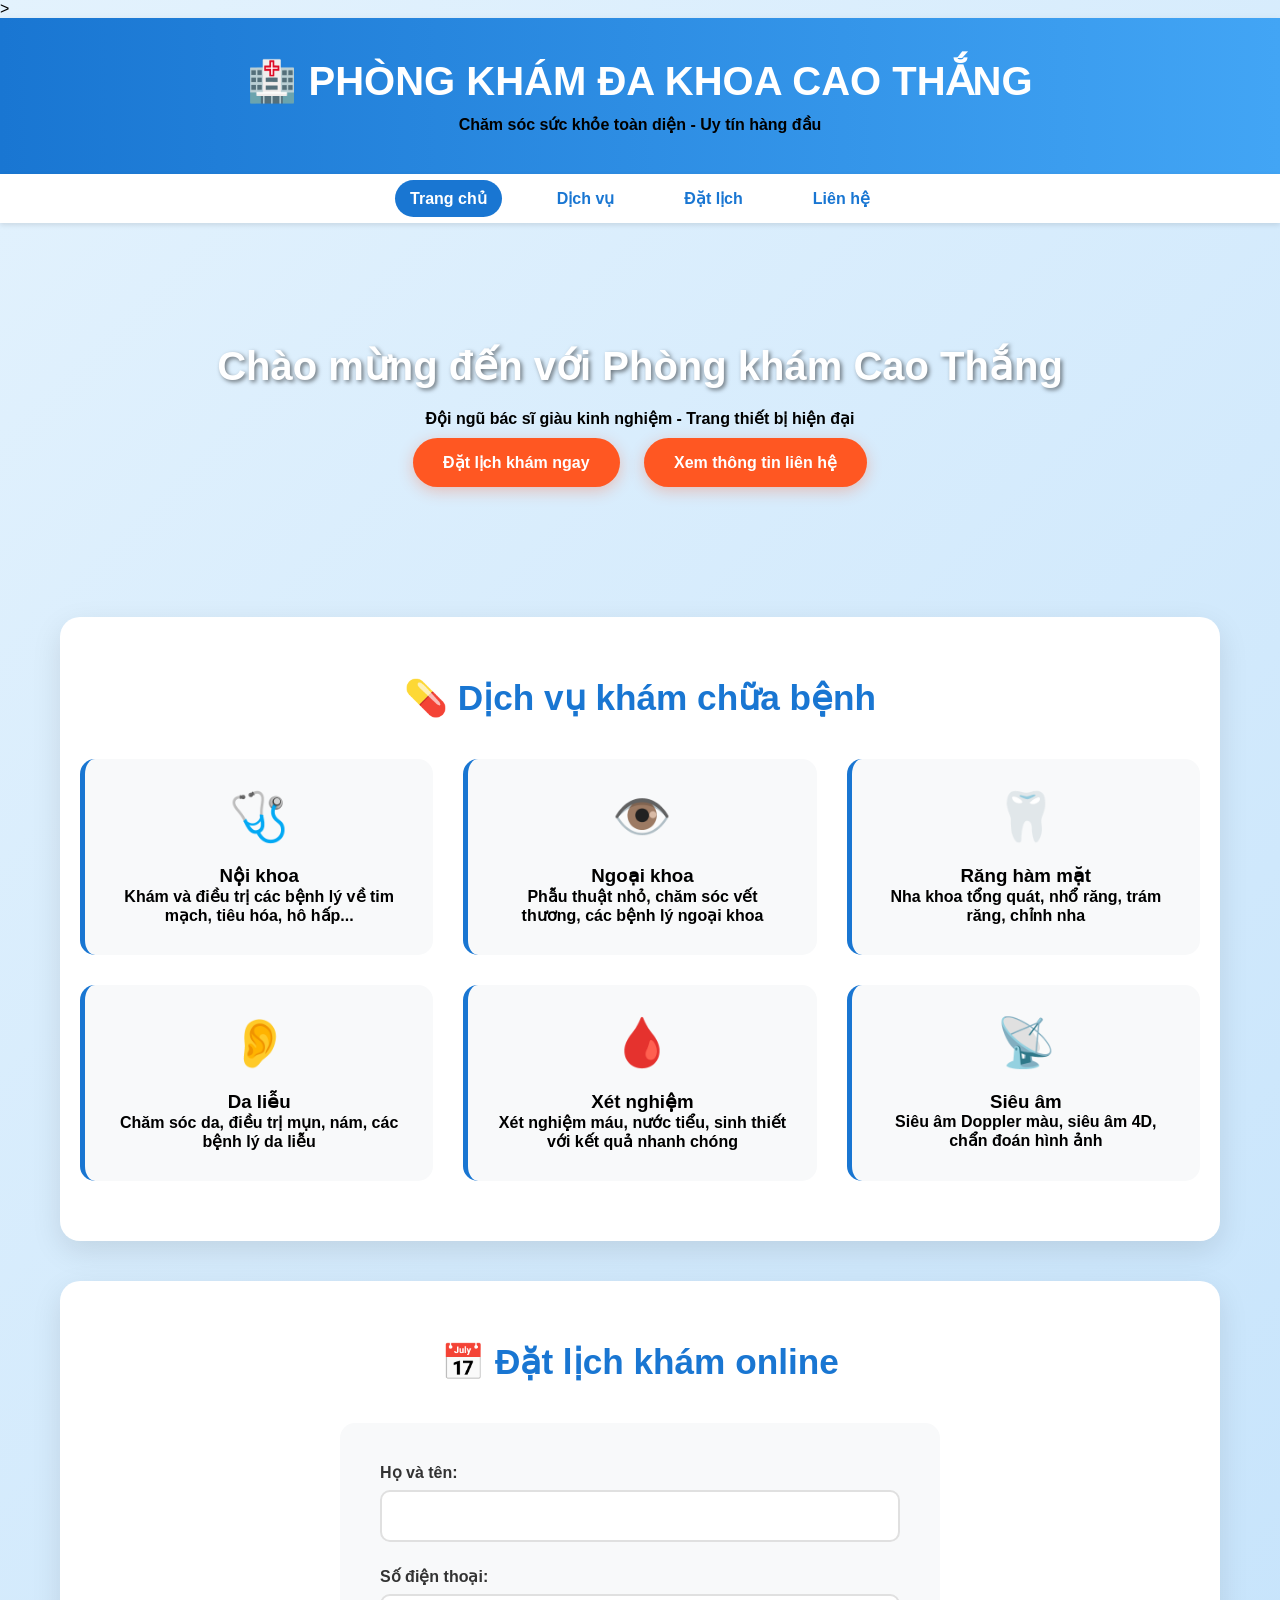
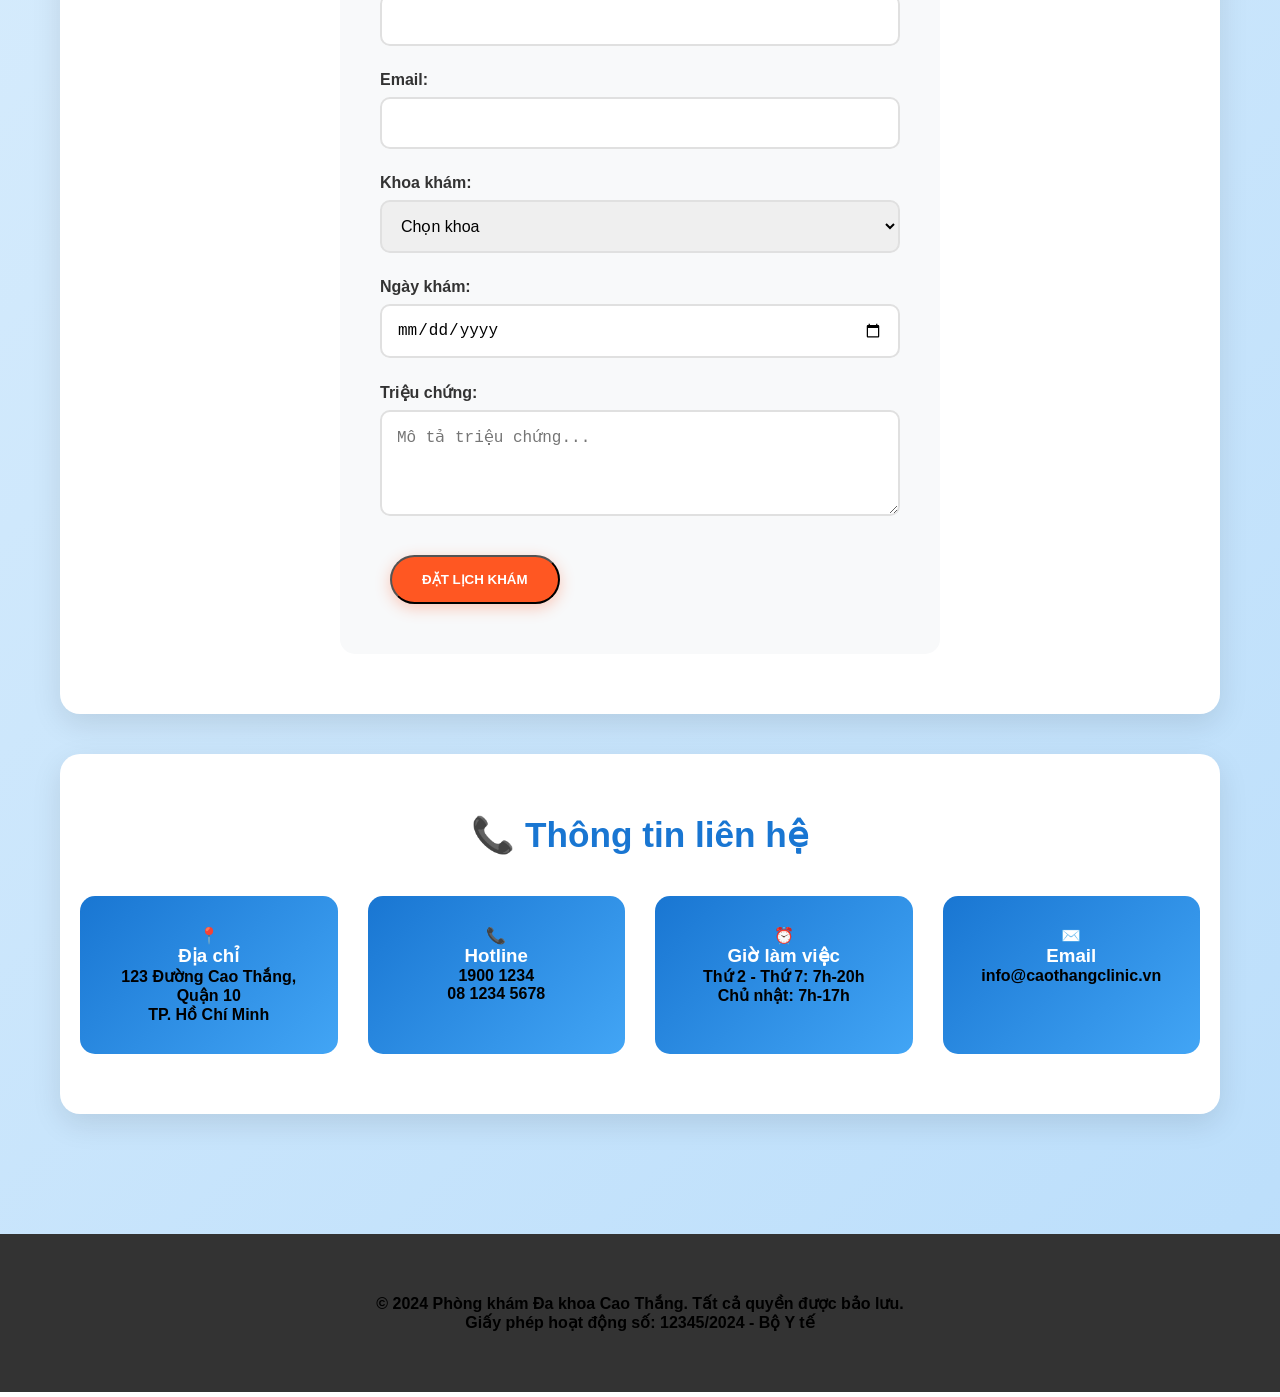
<file: index.html>
<!DOCTYPE html>
<html lang="vi">
<head>
    <meta charset="UTF-8">
    <meta name="viewport" content="width=device-width, initial-scale=1.0">
    <title>Phòng Khám Đa Khoa Cao Thắng</title>
    <link href="./style2.css" rel="stylesheet">>
</head>
<body>
    <header>
        <div class="container">
            <div class="logo">🏥 PHÒNG KHÁM ĐA KHOA CAO THẮNG</div>
            <p>Chăm sóc sức khỏe toàn diện - Uy tín hàng đầu</p>
        </div>
    </header>

    <nav>
        <ul>
            <li><a href="#trangchu" class="active">Trang chủ</a></li>
            <li><a href="#dichvu">Dịch vụ</a></li>
            <li><a href="#datlich">Đặt lịch</a></li>
            <li><a href="#lienhe">Liên hệ</a></li>
        </ul>
    </nav>

    <div class="container">
        <section id="trangchu" class="hero">
            <h2>Chào mừng đến với Phòng khám Cao Thắng</h2>
            <p>Đội ngũ bác sĩ giàu kinh nghiệm - Trang thiết bị hiện đại</p>
            <a href="#datlich" class="btn">Đặt lịch khám ngay</a>
            <a href="#lienhe" class="btn">Xem thông tin liên hệ</a>
        </section>

        <section id="dichvu" class="section">
            <h2>💊 Dịch vụ khám chữa bệnh</h2>
            <div class="services-grid">
                <div class="service-card">
                    <div class="service-icon">🩺</div>
                    <h3>Nội khoa</h3>
                    <p>Khám và điều trị các bệnh lý về tim mạch, tiêu hóa, hô hấp...</p>
                </div>
                <div class="service-card">
                    <div class="service-icon">👁️</div>
                    <h3>Ngoại khoa</h3>
                    <p>Phẫu thuật nhỏ, chăm sóc vết thương, các bệnh lý ngoại khoa</p>
                </div>
                <div class="service-card">
                    <div class="service-icon">🦷</div>
                    <h3>Răng hàm mặt</h3>
                    <p>Nha khoa tổng quát, nhổ răng, trám răng, chỉnh nha</p>
                </div>
                <div class="service-card">
                    <div class="service-icon">👂</div>
                    <h3>Da liễu</h3>
                    <p>Chăm sóc da, điều trị mụn, nám, các bệnh lý da liễu</p>
                </div>
                <div class="service-card">
                    <div class="service-icon">🩸</div>
                    <h3>Xét nghiệm</h3>
                    <p>Xét nghiệm máu, nước tiểu, sinh thiết với kết quả nhanh chóng</p>
                </div>
                <div class="service-card">
                    <div class="service-icon">📡</div>
                    <h3>Siêu âm</h3>
                    <p>Siêu âm Doppler màu, siêu âm 4D, chẩn đoán hình ảnh</p>
                </div>
            </div>
        </section>

        <section id="datlich" class="section">
            <h2>📅 Đặt lịch khám online</h2>
            <form id="bookingForm">
                <div class="form-group">
                    <label>Họ và tên:</label>
                    <input type="text" id="fullname" required>
                </div>
                <div class="form-group">
                    <label>Số điện thoại:</label>
                    <input type="tel" id="phone" required>
                </div>
                <div class="form-group">
                    <label>Email:</label>
                    <input type="email" id="email">
                </div>
                <div class="form-group">
                    <label>Khoa khám:</label>
                    <select id="department" required>
                        <option value="">Chọn khoa</option>
                        <option value="noikhoa">Nội khoa</option>
                        <option value="ngoaikhoa">Ngoại khoa</option>
                        <option value="rangham">Răng hàm mặt</option>
                        <option value="dalieu">Da liễu</option>
                    </select>
                </div>
                <div class="form-group">
                    <label>Ngày khám:</label>
                    <input type="date" id="date" required>
                </div>
                <div class="form-group">
                    <label>Triệu chứng:</label>
                    <textarea rows="4" id="symptoms" placeholder="Mô tả triệu chứng..."></textarea>
                </div>
                <button type="submit" class="btn">ĐẶT LỊCH KHÁM</button>
            </form>
        </section>

        <section id="lienhe" class="section">
            <h2>📞 Thông tin liên hệ</h2>
            <div class="info-grid">
                <div class="info-card">
                    <div>📍</div>
                    <h3>Địa chỉ</h3>
                    <p>123 Đường Cao Thắng, Quận 10<br>TP. Hồ Chí Minh</p>
                </div>
                <div class="info-card">
                    <div>📞</div>
                    <h3>Hotline</h3>
                    <p>1900 1234<br>08 1234 5678</p>
                </div>
                <div class="info-card">
                    <div>⏰</div>
                    <h3>Giờ làm việc</h3>
                    <p>Thứ 2 - Thứ 7: 7h-20h<br>Chủ nhật: 7h-17h</p>
                </div>
                <div class="info-card">
                    <div>✉️</div>
                    <h3>Email</h3>
                    <p>info@caothangclinic.vn</p>
                </div>
            </div>
        </section>
    </div>

    <footer>
        <div class="container">
            <p>&copy; 2024 Phòng khám Đa khoa Cao Thắng. Tất cả quyền được bảo lưu.</p>
            <p>Giấy phép hoạt động số: 12345/2024 - Bộ Y tế</p>
        </div>
    </footer>
</body>
</html>
</file>
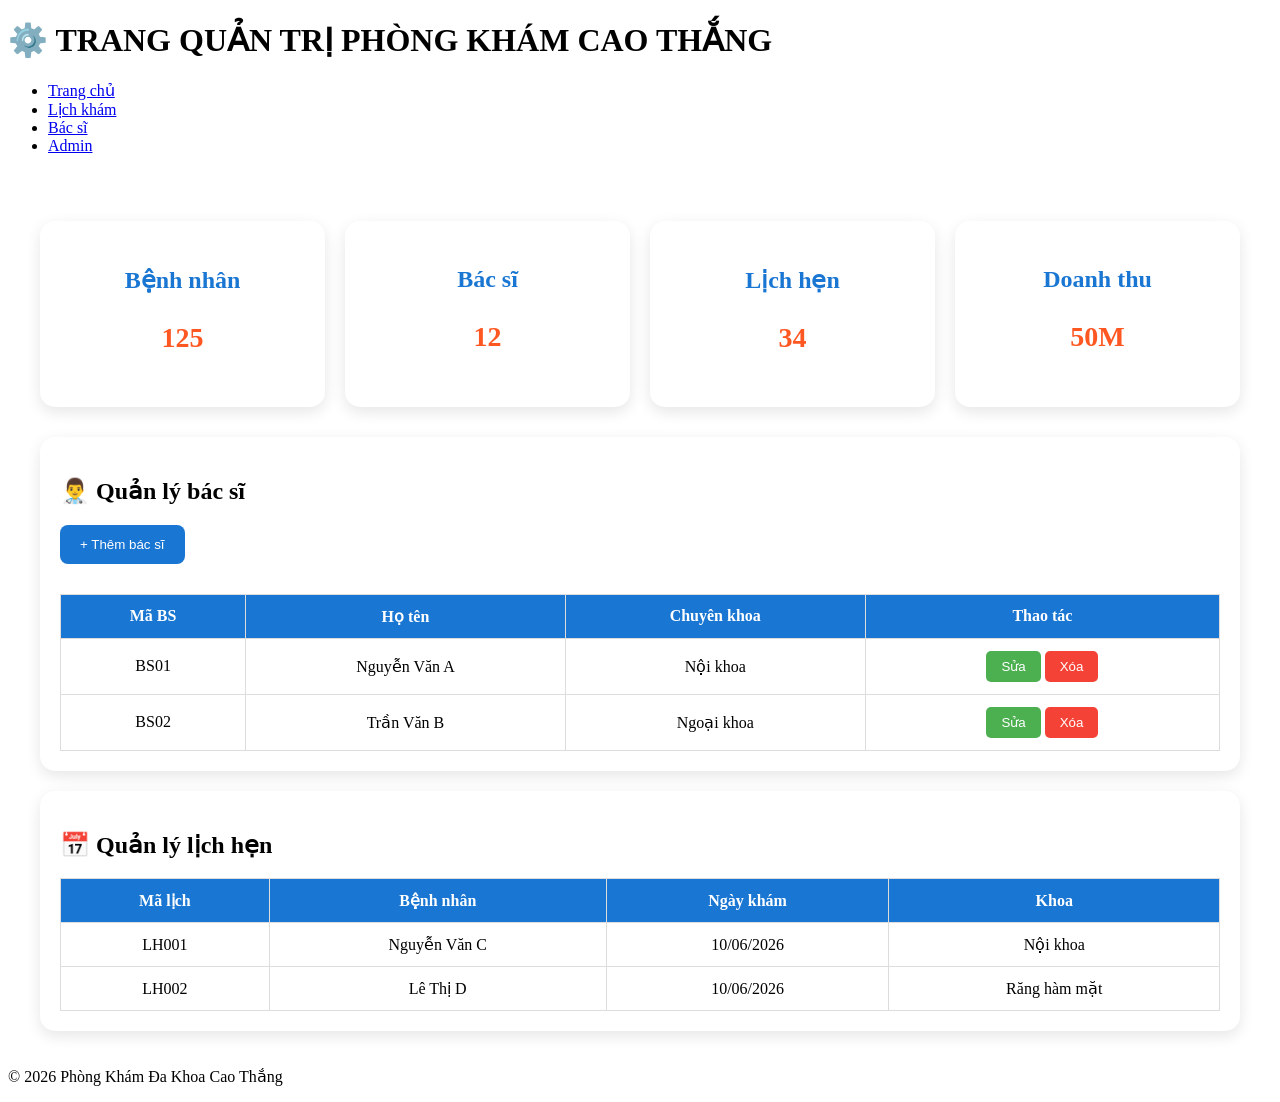
<file: admin.html>
<!DOCTYPE html>
<html lang="vi">
<head>
<meta charset="UTF-8">
<meta name="viewport" content="width=device-width, initial-scale=1.0">
<title>Admin - Phòng Khám Cao Thắng</title>
<link rel="stylesheet" href="./style3.css">
</head>
<body>
<header>
    <div class="container">
        <h1>⚙️ TRANG QUẢN TRỊ PHÒNG KHÁM CAO THẮNG</h1>
    </div>
</header>

<nav>
    <ul>
        <li><a href="index.html">Trang chủ</a></li>
        <li><a href="lich.html">Lịch khám</a></li>
        <li><a href="bacsi.html">Bác sĩ</a></li>
        <li><a href="admin.html" class="active">Admin</a></li>
    </ul>
</nav>

<div class="admin-container">

    <div class="dashboard">

        <div class="card">
            <h2>Bệnh nhân</h2>
            <p>125</p>
        </div>

        <div class="card">
            <h2>Bác sĩ</h2>
            <p>12</p>
        </div>

        <div class="card">
            <h2>Lịch hẹn</h2>
            <p>34</p>
        </div>

        <div class="card">
            <h2>Doanh thu</h2>
            <p>50M</p>
        </div>

    </div>

    <div class="admin-section">

        <h2>👨‍⚕️ Quản lý bác sĩ</h2>

        <button class="add-btn">+ Thêm bác sĩ</button>

        <table>
            <tr>
                <th>Mã BS</th>
                <th>Họ tên</th>
                <th>Chuyên khoa</th>
                <th>Thao tác</th>
            </tr>

            <tr>
                <td>BS01</td>
                <td>Nguyễn Văn A</td>
                <td>Nội khoa</td>
                <td>
                    <button class="btn edit">Sửa</button>
                    <button class="btn delete">Xóa</button>
                </td>
            </tr>

            <tr>
                <td>BS02</td>
                <td>Trần Văn B</td>
                <td>Ngoại khoa</td>
                <td>
                    <button class="btn edit">Sửa</button>
                    <button class="btn delete">Xóa</button>
                </td>
            </tr>
        </table>

    </div>

    <div class="admin-section">

        <h2>📅 Quản lý lịch hẹn</h2>

        <table>
            <tr>
                <th>Mã lịch</th>
                <th>Bệnh nhân</th>
                <th>Ngày khám</th>
                <th>Khoa</th>
            </tr>

            <tr>
                <td>LH001</td>
                <td>Nguyễn Văn C</td>
                <td>10/06/2026</td>
                <td>Nội khoa</td>
            </tr>

            <tr>
                <td>LH002</td>
                <td>Lê Thị D</td>
                <td>10/06/2026</td>
                <td>Răng hàm mặt</td>
            </tr>
        </table>

    </div>

</div>

<footer>
    <p>© 2026 Phòng Khám Đa Khoa Cao Thắng</p>
</footer>

</body>
</html>
</file>
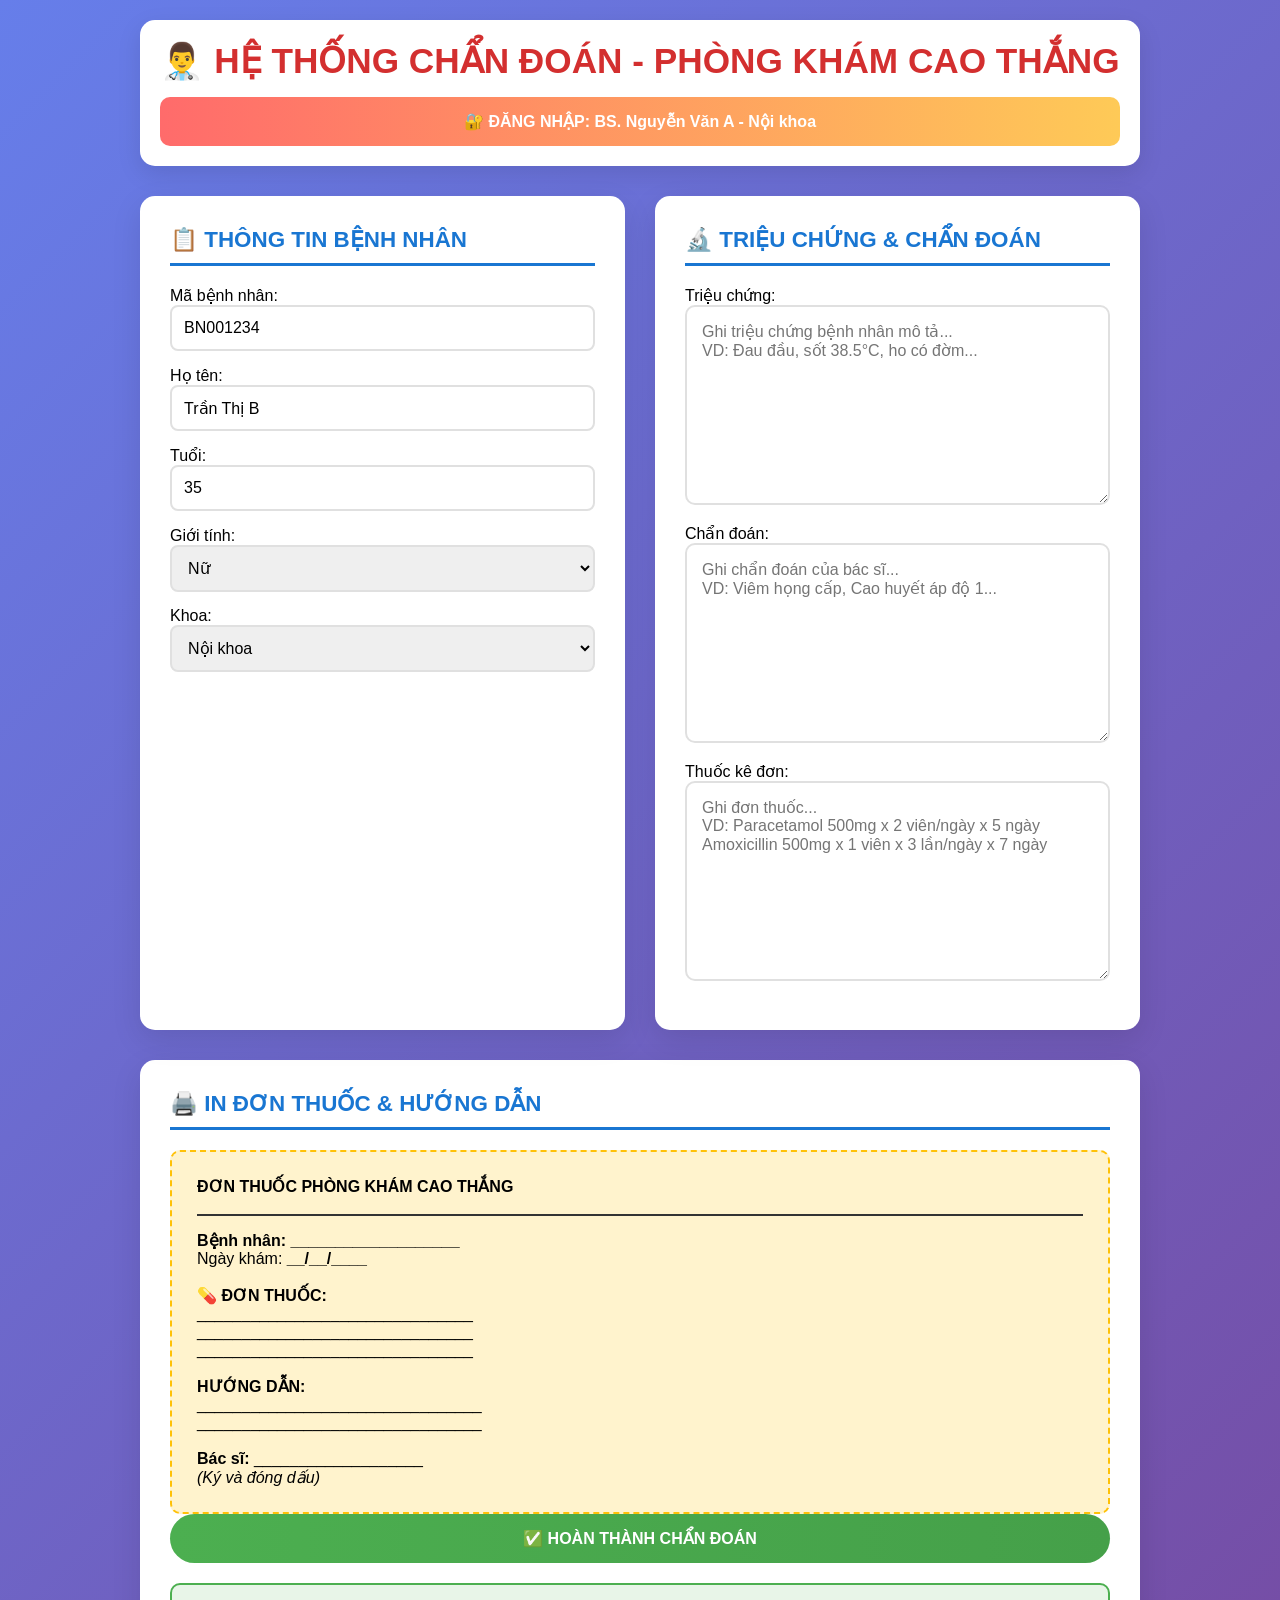
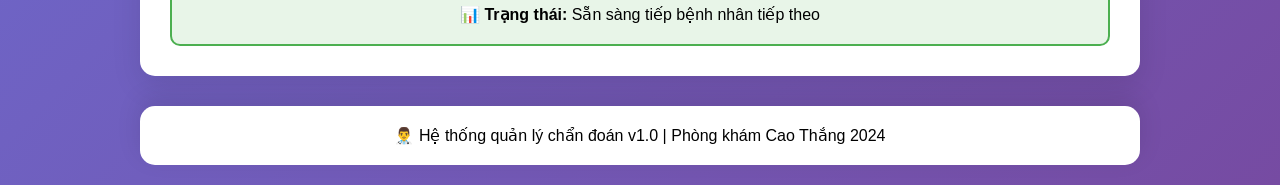
<file: bacsi.html>
<!DOCTYPE html>
<html lang="vi">
<head>
    <meta charset="UTF-8">
    <meta name="viewport" content="width=device-width, initial-scale=1.0">
    <title>Bác sĩ - Chẩn đoán | Cao Thắng Clinic</title>
    <link href="./style.css" rel="stylesheet">
</head>
<body>
    <div class="container">
        <header>
            <div class="logo">👨‍⚕️ HỆ THỐNG CHẨN ĐOÁN - PHÒNG KHÁM CAO THẮNG</div>
            <div class="doctor-info">
                <strong>🔐 ĐĂNG NHẬP: BS. Nguyễn Văn A - Nội khoa</strong>
            </div>
        </header>

        <div class="main-grid">
            <div class="card">
                <h3>📋 THÔNG TIN BỆNH NHÂN</h3>
                <label>Mã bệnh nhân:</label>
                <input type="text" value="BN001234" readonly>
                
                <label>Họ tên:</label>
                <input type="text" value="Trần Thị B">
                
                <label>Tuổi:</label>
                <input type="number" value="35">
                
                <label>Giới tính:</label>
                <select>
                    <option>Nữ</option>
                    <option>Nam</option>
                </select>
                
                <label>Khoa:</label>
                <select>
                    <option selected>Nội khoa</option>
                    <option>Ngoại khoa</option>
                    <option>Răng hàm mặt</option>
                </select>
            </div>
            <div class="card">
                <h3>🔬 TRIỆU CHỨNG & CHẨN ĐOÁN</h3>
                
                <label>Triệu chứng:</label>
                <textarea placeholder="Ghi triệu chứng bệnh nhân mô tả... 
VD: Đau đầu, sốt 38.5°C, ho có đờm..."></textarea>
                
                <label>Chẩn đoán:</label>
                <textarea placeholder="Ghi chẩn đoán của bác sĩ...
VD: Viêm họng cấp, Cao huyết áp độ 1..."></textarea>
                
                <label>Thuốc kê đơn:</label>
                <textarea placeholder="Ghi đơn thuốc...
VD: Paracetamol 500mg x 2 viên/ngày x 5 ngày
Amoxicillin 500mg x 1 viên x 3 lần/ngày x 7 ngày"></textarea>
            </div>
        </div>

        <!-- IN ĐƠN THUỐC -->
        <div class="card">
            <h3>🖨️ IN ĐƠN THUỐC & HƯỚNG DẪN</h3>
            <div class="print-area">
                <strong>ĐƠN THUỐC PHÒNG KHÁM CAO THẮNG</strong><br><br>
                <div style="border-top: 2px solid #333; padding-top: 15px;">
                    <strong>Bệnh nhân: ___________________</strong><br>
                    Ngày khám: <strong>__/__/____</strong><br><br>
                    💊 <strong>ĐƠN THUỐC:</strong><br>
                    _______________________________<br>
                    _______________________________<br>
                    _______________________________<br><br>
                    <strong>HƯỚNG DẪN:</strong><br>
                    ________________________________<br>
                    ________________________________<br><br>
                    <strong>Bác sĩ:</strong> ___________________<br>
                    <em>(Ký và đóng dấu)</em>
                </div>
            </div>
            <button class="btn">✅ HOÀN THÀNH CHẨN ĐOÁN</button>
            <div class="status">
                <strong>📊 Trạng thái:</strong> Sẵn sàng tiếp bệnh nhân tiếp theo
            </div>
        </div>

        <footer>
            <p>👨‍⚕️ Hệ thống quản lý chẩn đoán v1.0 | Phòng khám Cao Thắng 2024</p>
        </footer>
    </div>
</body>
</html>
</file>
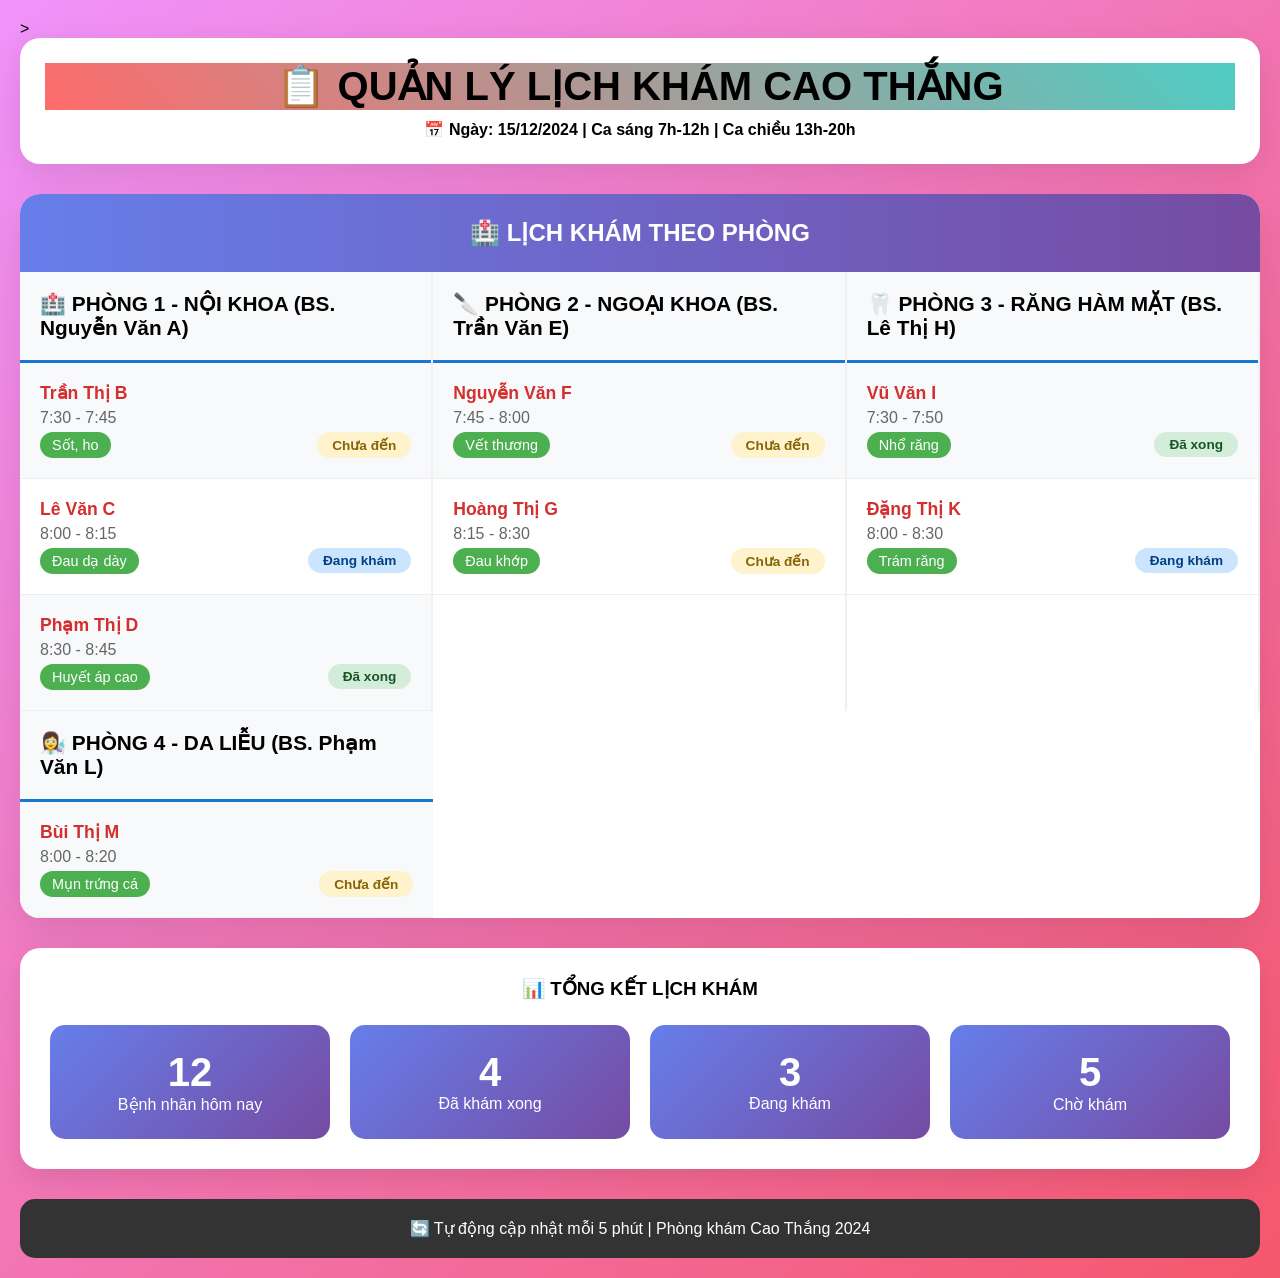
<file: lich.html>
<!DOCTYPE html>
<html lang="vi">
<head>
    <meta charset="UTF-8">
    <meta name="viewport" content="width=device-width, initial-scale=1.0">
    <title>Quản lý lịch khám | Cao Thắng Clinic</title>
    <link href="./style1.css" rel="stylesheet">>
</head>
<body>
    <div class="container">
        <header>
            <div class="logo">📋 QUẢN LÝ LỊCH KHÁM CAO THẮNG</div>
            <p><strong>📅 Ngày: 15/12/2024 | Ca sáng 7h-12h | Ca chiều 13h-20h</strong></p>
        </header>

        <div class="schedule-container">
            <div class="schedule-header">
                <h2>🏥 LỊCH KHÁM THEO PHÒNG</h2>
            </div>
            
            <div class="schedule-grid">
                <!-- PHÒNG 1 - NỘI KHOA -->
                <div class="room">
                    <div class="room-header">🏥 PHÒNG 1 - NỘI KHOA (BS. Nguyễn Văn A)</div>
                    <div class="patient-slot">
                        <div class="patient-info">Trần Thị B</div>
                        <div class="patient-time">7:30 - 7:45</div>
                        <div class="patient-dept">Sốt, ho</div>
                        <span class="status chua-den">Chưa đến</span>
                    </div>
                    <div class="patient-slot">
                        <div class="patient-info">Lê Văn C</div>
                        <div class="patient-time">8:00 - 8:15</div>
                        <div class="patient-dept">Đau dạ dày</div>
                        <span class="status dang-kham">Đang khám</span>
                    </div>
                    <div class="patient-slot">
                        <div class="patient-info">Phạm Thị D</div>
                        <div class="patient-time">8:30 - 8:45</div>
                        <div class="patient-dept">Huyết áp cao</div>
                        <span class="status xong">Đã xong</span>
                    </div>
                </div>

                <!-- PHÒNG 2 - NGOẠI KHOA -->
                <div class="room">
                    <div class="room-header">🔪 PHÒNG 2 - NGOẠI KHOA (BS. Trần Văn E)</div>
                    <div class="patient-slot">
                        <div class="patient-info">Nguyễn Văn F</div>
                        <div class="patient-time">7:45 - 8:00</div>
                        <div class="patient-dept">Vết thương</div>
                        <span class="status chua-den">Chưa đến</span>
                    </div>
                    <div class="patient-slot">
                        <div class="patient-info">Hoàng Thị G</div>
                        <div class="patient-time">8:15 - 8:30</div>
                        <div class="patient-dept">Đau khớp</div>
                        <span class="status chua-den">Chưa đến</span>
                    </div>
                </div>

                <!-- PHÒNG 3 - NHA KHOA -->
                <div class="room">
                    <div class="room-header">🦷 PHÒNG 3 - RĂNG HÀM MẶT (BS. Lê Thị H)</div>
                    <div class="patient-slot">
                        <div class="patient-info">Vũ Văn I</div>
                        <div class="patient-time">7:30 - 7:50</div>
                        <div class="patient-dept">Nhổ răng</div>
                        <span class="status xong">Đã xong</span>
                    </div>
                    <div class="patient-slot">
                        <div class="patient-info">Đặng Thị K</div>
                        <div class="patient-time">8:00 - 8:30</div>
                        <div class="patient-dept">Trám răng</div>
                        <span class="status dang-kham">Đang khám</span>
                    </div>
                </div>

                <!-- PHÒNG 4 - DA LIỄU -->
                <div class="room">
                    <div class="room-header">👩‍🔬 PHÒNG 4 - DA LIỄU (BS. Phạm Văn L)</div>
                    <div class="patient-slot">
                        <div class="patient-info">Bùi Thị M</div>
                        <div class="patient-time">8:00 - 8:20</div>
                        <div class="patient-dept">Mụn trứng cá</div>
                        <span class="status chua-den">Chưa đến</span>
                    </div>
                </div>
            </div>
        </div>

        <div class="summary">
            <h3>📊 TỔNG KẾT LỊCH KHÁM</h3>
            <div class="stats-grid">
                <div class="stat-card">
                    <div class="stat-number">12</div>
                    <div>Bệnh nhân hôm nay</div>
                </div>
                <div class="stat-card">
                    <div class="stat-number">4</div>
                    <div>Đã khám xong</div>
                </div>
                <div class="stat-card">
                    <div class="stat-number">3</div>
                    <div>Đang khám</div>
                </div>
                <div class="stat-card">
                    <div class="stat-number">5</div>
                    <div>Chờ khám</div>
                </div>
            </div>
        </div>

        <footer>
            <p>🔄 Tự động cập nhật mỗi 5 phút | Phòng khám Cao Thắng 2024</p>
        </footer>
    </div>
</body>
</html>
</file>
<file: style2.css>
* {
            margin: 0;
            padding: 0;
            box-sizing: border-box;
        }
        body {
            font-family: 'Arial', sans-serif;
            background: linear-gradient(135deg, #e3f2fd 0%, #bbdefb 100%);
        }
        .container {
            max-width: 1200px;
            margin: 0 auto;
            padding: 20px;
        }
        .container p{
            color:black;
            font-weight: bold;
        }
        header {
            background: linear-gradient(90deg, #1976d2, #42a5f5);
            color: white;
            padding: 20px 0;
            text-align: center;
            box-shadow: 0 4px 10px rgba(0,0,0,0.1);
        }
        .logo {
            font-size: 2.5em;
            font-weight: bold;
            margin-bottom: 10px;
        }
        nav {
            background: #fff;
            padding: 15px 0;
            box-shadow: 0 2px 5px rgba(0,0,0,0.1);
            position: sticky;
            top: 0;
            z-index: 100;
        }
        nav ul {
            list-style: none;
            display: flex;
            justify-content: center;
            flex-wrap: wrap;
        }
        nav li {
            margin: 0 20px;
        }
        nav a {
            text-decoration: none;
            color: #1976d2;
            font-weight: bold;
            padding: 10px 15px;
            border-radius: 25px;
            transition: all 0.3s;
        }
        nav a:hover, nav a.active {
            background: #1976d2;
            color: white;
        }
        .hero {
            background: url('https://png.pngtree.com/thumb_back/fh260/background/20210115/pngtree-bright-and-simple-light-blue-banner-background-image_519888.jpg') center/cover;
            padding: 80px 20px;
            text-align: center;
            color: white;
            margin: 20px 0;
            border-radius: 20px;
        }
        .hero h2 {
            font-size: 2.5em;
            margin-bottom: 20px;
            text-shadow: 2px 2px 4px rgba(0,0,0,0.5);
        }
        .btn {
            display: inline-block;
            background: #ff5722;
            color: white;
            padding: 15px 30px;
            text-decoration: none;
            border-radius: 30px;
            font-weight: bold;
            margin: 10px;
            transition: all 0.3s;
            box-shadow: 0 4px 15px rgba(255,87,34,0.3);
        }
        .btn:hover {
            background: #e64a19;
            transform: translateY(-2px);
            box-shadow: 0 6px 20px rgba(255,87,34,0.4);
        }
        .section {
            padding: 60px 20px;
            margin: 40px 0;
            background: white;
            border-radius: 20px;
            box-shadow: 0 10px 30px rgba(0,0,0,0.1);
        }
        .section h2 {
            color: #1976d2;
            text-align: center;
            margin-bottom: 40px;
            font-size: 2.2em;
        }
        .services-grid {
            display: grid;
            grid-template-columns: repeat(auto-fit, minmax(300px, 1fr));
            gap: 30px;
            margin-top: 40px;
        }
        .service-card {
            background: #f8f9fa;
            padding: 30px;
            border-radius: 15px;
            text-align: center;
            border-left: 5px solid #1976d2;
            transition: all 0.3s;
        }
        .service-card:hover {
            transform: translateY(-10px);
            box-shadow: 0 15px 30px rgba(0,0,0,0.1);
        }
        .service-icon {
            font-size: 3em;
            color: #1976d2;
            margin-bottom: 20px;
        }
        form {
            max-width: 600px;
            margin: 0 auto;
            background: #f8f9fa;
            padding: 40px;
            border-radius: 15px;
        }
        .form-group {
            margin-bottom: 25px;
        }
        label {
            display: block;
            margin-bottom: 8px;
            font-weight: bold;
            color: #333;
        }
        input, select, textarea {
            width: 100%;
            padding: 15px;
            border: 2px solid #e0e0e0;
            border-radius: 10px;
            font-size: 16px;
            transition: border-color 0.3s;
        }
        input:focus, select:focus, textarea:focus {
            outline: none;
            border-color: #1976d2;
        }
        .info-grid {
            display: grid;
            grid-template-columns: repeat(auto-fit, minmax(250px, 1fr));
            gap: 30px;
            margin-top: 40px;
        }
        .info-card {
            background: linear-gradient(135deg, #1976d2, #42a5f5);
            color: white;
            padding: 30px;
            border-radius: 15px;
            text-align: center;
        }
        .info-card i {
            font-size: 3em;
            margin-bottom: 20px;
        }
        footer {
            background: #333;
            color: white;
            text-align: center;
            padding: 40px 20px;
            margin-top: 60px;
        }
</file>
<file: style3.css>
.admin-container{
    max-width:1200px;
    margin:auto;
    padding:20px;
}

.dashboard{
    display:grid;
    grid-template-columns:repeat(auto-fit,minmax(220px,1fr));
    gap:20px;
    margin:30px 0;
}

.card{
    background:white;
    padding:25px;
    border-radius:15px;
    text-align:center;
    box-shadow:0 5px 15px rgba(0,0,0,.1);
}

.card h2{
    color:#1976d2;
    margin-bottom:10px;
}

.card p{
    font-size:28px;
    font-weight:bold;
    color:#ff5722;
}

.admin-section{
    background:white;
    padding:20px;
    border-radius:15px;
    margin-top:20px;
    box-shadow:0 5px 15px rgba(0,0,0,.1);
}

table{
    width:100%;
    border-collapse:collapse;
    margin-top:15px;
}

table th,
table td{
    border:1px solid #ddd;
    padding:12px;
    text-align:center;
}

table th{
    background:#1976d2;
    color:white;
}

.btn{
    padding:8px 15px;
    border:none;
    border-radius:5px;
    cursor:pointer;
    color:white;
}

.edit{
    background:#4CAF50;
}

.delete{
    background:#f44336;
}

.add-btn{
    background:#1976d2;
    color:white;
    padding:12px 20px;
    border:none;
    border-radius:8px;
    cursor:pointer;
    margin-bottom:15px;
}
</file>
<file: style.css>
* { margin: 0; padding: 0; box-sizing: border-box; }
        body { 
            font-family: 'Arial', sans-serif; 
            background: linear-gradient(135deg, #667eea 0%, #764ba2 100%);
            min-height: 100vh;
            padding: 20px;
        }
        .container { max-width: 1000px;
             margin: 0 auto; }
        header { 
            background: white; 
            padding: 20px; 
            border-radius: 15px; 
            box-shadow: 0 8px 25px rgba(0,0,0,0.1);
            text-align: center;
            margin-bottom: 30px;
        }
        .logo { 
            color: #d32f2f; 
            font-size: 2.2em; 
            font-weight: bold;
            margin-bottom: 10px;
        }
        .doctor-info { 
            background: linear-gradient(90deg, #ff6b6b, #feca57);
            color: white; 
            padding: 15px; 
            border-radius: 10px; 
            margin-top: 15px;
        }
        .main-grid {
            display: grid;
            grid-template-columns: 1fr 1fr;
            gap: 30px;
            margin-bottom: 30px;
        }
        .card {
            background: white;
            padding: 30px;
            border-radius: 15px;
            box-shadow: 0 10px 30px rgba(0,0,0,0.1);
        }
        .card h3 {
            color: #1976d2;
            margin-bottom: 20px;
            font-size: 1.4em;
            border-bottom: 3px solid #1976d2;
            padding-bottom: 10px;
        }
        textarea {
            width: 100%;
            height: 200px;
            padding: 15px;
            border: 2px solid #e0e0e0;
            border-radius: 10px;
            font-size: 16px;
            font-family: Arial, sans-serif;
            resize: vertical;
            margin-bottom: 15px;
        }
        textarea:focus {
            border-color: #1976d2;
            box-shadow: 0 0 10px rgba(25,118,210,0.3);
        }
        select, input {
            width: 100%;
            padding: 12px;
            border: 2px solid #e0e0e0;
            border-radius: 8px;
            font-size: 16px;
            margin-bottom: 15px;
        }
        .btn {
            background: linear-gradient(90deg, #4CAF50, #45a049);
            color: white;
            padding: 15px 30px;
            border: none;
            border-radius: 25px;
            font-size: 16px;
            font-weight: bold;
            cursor: pointer;
            width: 100%;
            transition: all 0.3s;
        }
        .btn:hover {
            transform: translateY(-2px);
            box-shadow: 0 8px 20px rgba(76,175,80,0.3);
        }
        .status {
            background: #e8f5e8;
            border: 2px solid #4CAF50;
            padding: 20px;
            border-radius: 10px;
            text-align: center;
            margin-top: 20px;
        }
        .print-area {
            background: #fff3cd;
            border: 2px dashed #ffc107;
            padding: 25px;
            border-radius: 10px;
            margin-top: 20px;
        }
        footer {
            background: white;
            padding: 20px;
            text-align: center;
            border-radius: 15px;
            margin-top: 30px;
            box-shadow: 0 -8px 25px rgba(0,0,0,0.1);
        }
</file>
<file: style1.css>
* { margin: 0; padding: 0; box-sizing: border-box; }
        body { 
            font-family: 'Segoe UI', Tahoma, Verdana, sans-serif;
            background: linear-gradient(135deg, #f093fb 0%, #f5576c 100%);
            padding: 20px;
        }
        .container { max-width: 1400px; margin: 0 auto; }
        header { 
            background: white; 
            padding: 25px; 
            border-radius: 20px; 
            box-shadow: 0 10px 35px rgba(0,0,0,0.1);
            text-align: center;
            margin-bottom: 30px;
        }
        .logo { 
            font-size: 2.5em; 
            background: linear-gradient(45deg, #ff6b6b, #4ecdc4);

            font-weight: bold;
            margin-bottom: 10px;
        }
        .schedule-container {
            background: white;
            border-radius: 20px;
            box-shadow: 0 15px 40px rgba(0,0,0,0.1);
            overflow: hidden;
            margin-bottom: 30px;
        }
        .schedule-header {
            background: linear-gradient(90deg, #667eea 0%, #764ba2 100%);
            color: white;
            padding: 25px;
            text-align: center;
        }
        .schedule-grid {
            display: grid;
            grid-template-columns: repeat(auto-fit, minmax(350px, 1fr));
            gap: 0;
        }
        .room {
            border-right: 2px solid #f0f0f0;
        }
        .room:last-child { border-right: none; }
        .room-header {
            background: #f8f9fa;
            padding: 20px;
            font-weight: bold;
            font-size: 1.3em;
            border-bottom: 3px solid #1976d2;
            top: 0;
            z-index: 10;
        }
        .patient-slot {
            padding: 20px;
            border-bottom: 1px solid #eee;
            transition: all 0.3s;
        }
        .patient-slot:nth-child(even) { background: #f8f9fa; }
        .patient-slot:hover {
            background: #e3f2fd;
            transform: scale(1.02);
        }
        .patient-info {
            font-size: 1.1em;
            font-weight: bold;
            color: #d32f2f;
        }
        .patient-time { color: #666; margin: 5px 0; }
        .patient-dept { 
            background: #4CAF50; 
            color: white; 
            padding: 5px 12px; 
            border-radius: 20px; 
            font-size: 0.9em;
            display: inline-block;
        }
        .status {
            float: right;
            padding: 5px 15px;
            border-radius: 20px;
            font-size: 0.85em;
            font-weight: bold;
        }
        .status.chua-den { background: #fff3cd; color: #856404; }
        .status.dang-kham { background: #cce5ff; color: #004085; }
        .status.xong { background: #d4edda; color: #155724; }
        .summary {
            background: white;
            padding: 30px;
            border-radius: 20px;
            box-shadow: 0 10px 30px rgba(0,0,0,0.1);
            text-align: center;
        }
        .stats-grid {
            display: grid;
            grid-template-columns: repeat(auto-fit, minmax(200px, 1fr));
            gap: 20px;
            margin-top: 25px;
        }
        .stat-card {
            background: linear-gradient(135deg, #667eea 0%, #764ba2 100%);
            color: white;
            padding: 25px;
            border-radius: 15px;
        }
        .stat-number { font-size: 2.5em; 
            font-weight: bold; }
        footer {
            background: #333;
            color: white;
            text-align: center;
            padding: 20px;
            border-radius: 15px;
            margin-top: 30px;
        }
</file>
